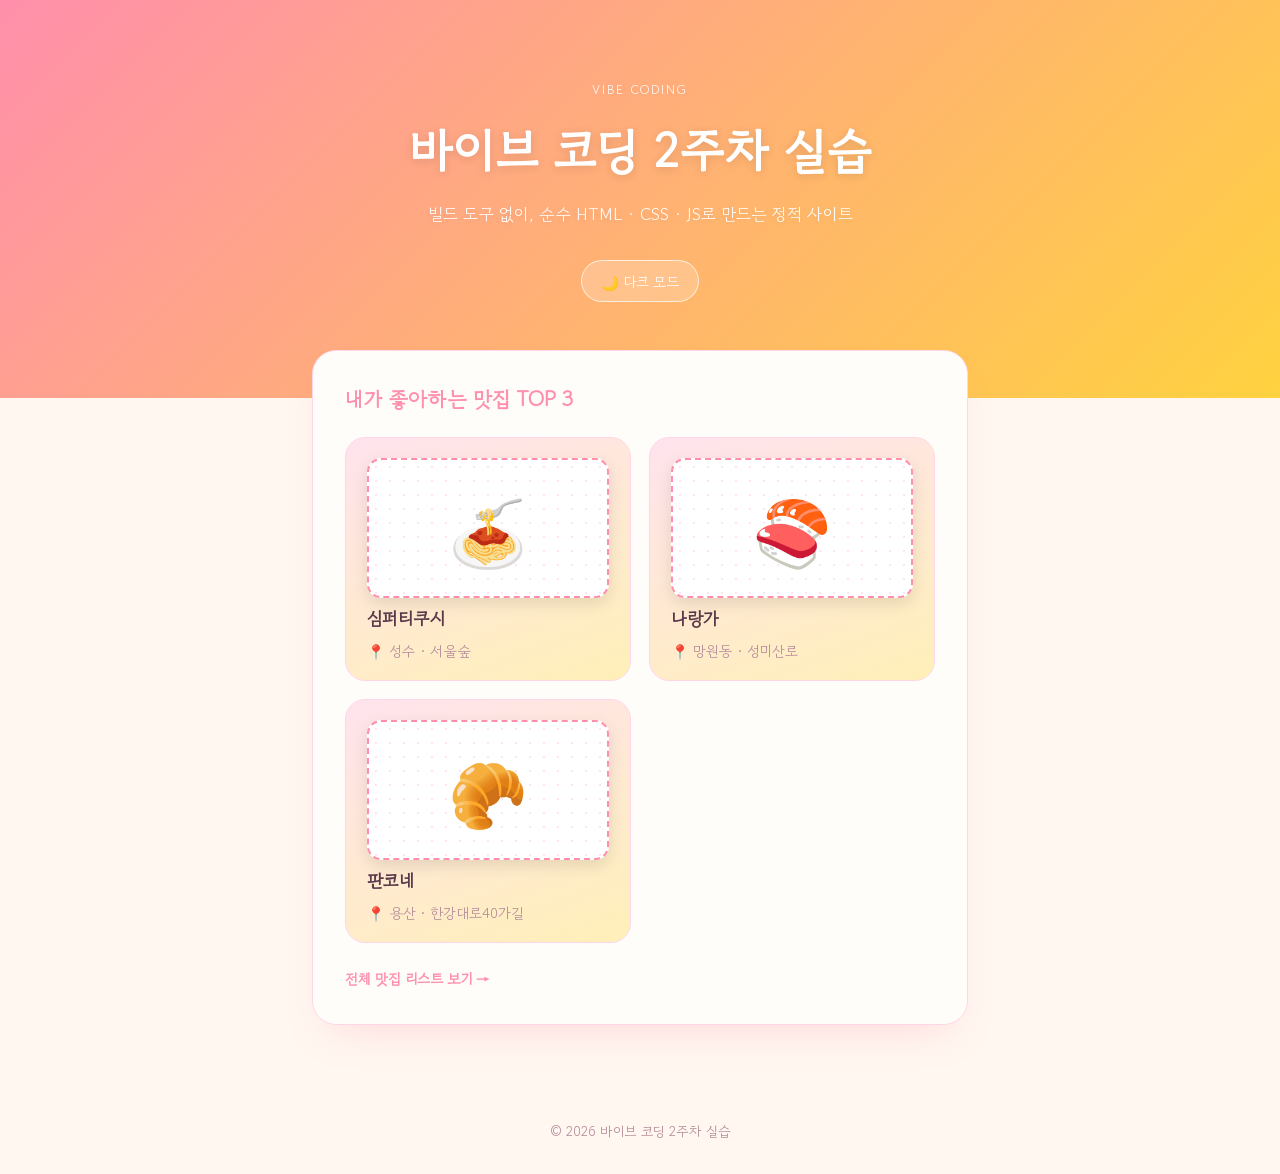
<file: index.html>
<!DOCTYPE html>
<html lang="ko">
<head>
  <meta charset="UTF-8">
  <meta name="viewport" content="width=device-width, initial-scale=1.0">
  <title>바이브 코딩 2주차 실습</title>
  <link rel="stylesheet" href="css/style.css">
</head>
<body>
  <header class="hero">
    <div class="hero-inner">
      <p class="eyebrow">Vibe Coding</p>
      <h1>바이브 코딩 2주차 실습</h1>
      <p class="subtitle">빌드 도구 없이, 순수 HTML · CSS · JS로 만드는 정적 사이트</p>
      <button id="theme-toggle" class="theme-toggle" type="button" aria-label="테마 전환">🌙 다크 모드</button>
    </div>
  </header>

  <main>
    <section class="restaurants">
      <h2>내가 좋아하는 맛집 TOP 3</h2>
      <ul class="restaurant-grid">
        <li class="restaurant-card">
          <div class="restaurant-image" aria-hidden="true">🍝</div>
          <span class="restaurant-name">심퍼티쿠시</span>
          <span class="restaurant-location">📍 성수 · 서울숲</span>
        </li>
        <li class="restaurant-card">
          <div class="restaurant-image" aria-hidden="true">🍣</div>
          <span class="restaurant-name">나랑가</span>
          <span class="restaurant-location">📍 망원동 · 성미산로</span>
        </li>
        <li class="restaurant-card">
          <div class="restaurant-image" aria-hidden="true">🥐</div>
          <span class="restaurant-name">판코네</span>
          <span class="restaurant-location">📍 용산 · 한강대로40가길</span>
        </li>
      </ul>
      <a class="back-link" href="restaurants.html">전체 맛집 리스트 보기 →</a>
    </section>
  </main>

  <footer>
    <p>&copy; 2026 바이브 코딩 2주차 실습</p>
  </footer>

  <script src="js/main.js"></script>
</body>
</html>
</file>
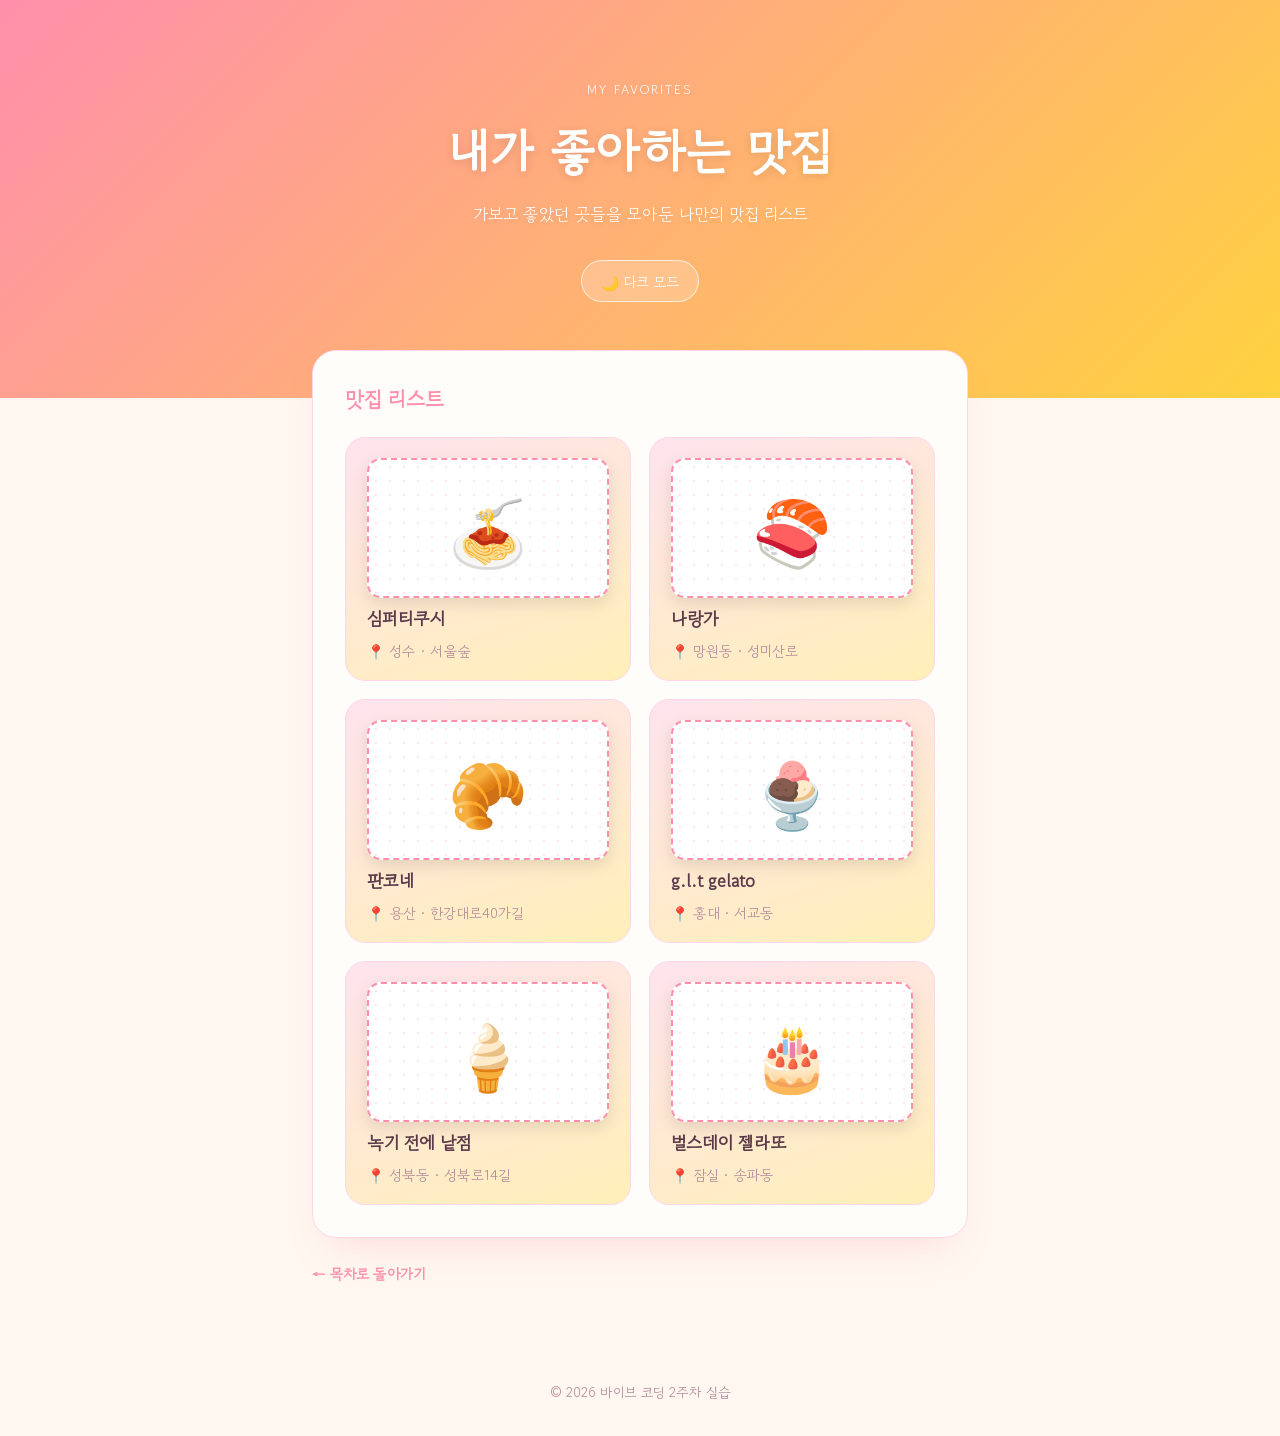
<file: restaurants.html>
<!DOCTYPE html>
<html lang="ko">
<head>
  <meta charset="UTF-8">
  <meta name="viewport" content="width=device-width, initial-scale=1.0">
  <title>내가 좋아하는 맛집</title>
  <link rel="stylesheet" href="css/style.css">
</head>
<body>
  <header class="hero">
    <div class="hero-inner">
      <p class="eyebrow">My Favorites</p>
      <h1>내가 좋아하는 맛집</h1>
      <p class="subtitle">가보고 좋았던 곳들을 모아둔 나만의 맛집 리스트</p>
      <button id="theme-toggle" class="theme-toggle" type="button" aria-label="테마 전환">🌙 다크 모드</button>
    </div>
  </header>

  <main>
    <section class="restaurants">
      <h2>맛집 리스트</h2>
      <ul class="restaurant-grid">
        <li class="restaurant-card">
          <div class="restaurant-image" aria-hidden="true">🍝</div>
          <span class="restaurant-name">심퍼티쿠시</span>
          <span class="restaurant-location">📍 성수 · 서울숲</span>
        </li>
        <li class="restaurant-card">
          <div class="restaurant-image" aria-hidden="true">🍣</div>
          <span class="restaurant-name">나랑가</span>
          <span class="restaurant-location">📍 망원동 · 성미산로</span>
        </li>
        <li class="restaurant-card">
          <div class="restaurant-image" aria-hidden="true">🥐</div>
          <span class="restaurant-name">판코네</span>
          <span class="restaurant-location">📍 용산 · 한강대로40가길</span>
        </li>
        <li class="restaurant-card">
          <div class="restaurant-image" aria-hidden="true">🍨</div>
          <span class="restaurant-name">g.l.t gelato</span>
          <span class="restaurant-location">📍 홍대 · 서교동</span>
        </li>
        <li class="restaurant-card">
          <div class="restaurant-image" aria-hidden="true">🍦</div>
          <span class="restaurant-name">녹기 전에 낱점</span>
          <span class="restaurant-location">📍 성북동 · 성북로14길</span>
        </li>
        <li class="restaurant-card">
          <div class="restaurant-image" aria-hidden="true">🎂</div>
          <span class="restaurant-name">벌스데이 젤라또</span>
          <span class="restaurant-location">📍 잠실 · 송파동</span>
        </li>
      </ul>
    </section>

    <a class="back-link" href="index.html">← 목차로 돌아가기</a>
  </main>

  <footer>
    <p>&copy; 2026 바이브 코딩 2주차 실습</p>
  </footer>

  <script src="js/main.js"></script>
</body>
</html>
</file>
<file: css/style.css>
@import url('https://fonts.googleapis.com/css2?family=Gowun+Dodum&display=swap');

:root {
  --bg: #fff7f0;
  --text: #5b3a4a;
  --muted: #b48a9a;
  --card-bg: #fffdfa;
  --border: #ffd6e8;
  --accent: #ff8fab;
  --accent-2: #ffd23f;
  --accent-soft: #fff0b8;
  --pink-soft: #ffe3ee;
}

:root[data-theme="dark"] {
  --bg: #2b1f2a;
  --text: #ffe9f2;
  --muted: #d9aec2;
  --card-bg: #3a2b3a;
  --border: #5c3f52;
  --accent: #ff9ecf;
  --accent-2: #ffd23f;
  --accent-soft: #4a3a2a;
  --pink-soft: #4a2f42;
}

* {
  box-sizing: border-box;
  margin: 0;
  padding: 0;
}

body {
  font-family: "Gowun Dodum", system-ui, -apple-system, "Segoe UI", sans-serif;
  line-height: 1.6;
  color: var(--text);
  background: var(--bg);
  transition: background 0.2s ease, color 0.2s ease;
}

/* 히어로 영역 */
.hero {
  background: linear-gradient(135deg, var(--accent) 0%, var(--accent-2) 100%);
  padding: 5rem 2rem 6rem;
  color: #fff;
  text-align: center;
  text-shadow: 0 2px 10px rgba(0, 0, 0, 0.12);
}

.hero-inner {
  max-width: 640px;
  margin: 0 auto;
}

.eyebrow {
  text-transform: uppercase;
  letter-spacing: 0.15em;
  font-size: 0.8rem;
  opacity: 0.9;
  margin-bottom: 0.75rem;
}

.hero h1 {
  font-size: clamp(2rem, 5vw, 3rem);
  font-weight: 800;
  margin-bottom: 0.75rem;
}

.subtitle {
  font-size: 1.05rem;
  opacity: 0.95;
  margin-bottom: 2rem;
}

.theme-toggle {
  border: 1px solid rgba(255, 255, 255, 0.7);
  background: rgba(255, 255, 255, 0.2);
  color: #fff;
  padding: 0.6rem 1.2rem;
  border-radius: 999px;
  font-size: 0.9rem;
  font-family: inherit;
  cursor: pointer;
  transition: background 0.2s ease, transform 0.15s ease;
}

.theme-toggle:hover {
  background: rgba(255, 255, 255, 0.35);
  transform: translateY(-1px) scale(1.03);
}

/* 본문 */
main {
  max-width: 720px;
  margin: -3rem auto 0;
  padding: 0 2rem 4rem;
}

.restaurants {
  background: var(--card-bg);
  border: 1px solid var(--border);
  border-radius: 24px;
  padding: 2rem;
  box-shadow: 0 20px 40px -20px rgba(255, 143, 171, 0.35);
}

.restaurants h2 {
  font-size: 1.3rem;
  margin-bottom: 1.25rem;
  color: var(--accent);
}

/* 맛집 리스트 */
.restaurant-grid {
  list-style: none;
  display: grid;
  grid-template-columns: repeat(auto-fill, minmax(220px, 1fr));
  gap: 1.1rem;
}

.restaurant-card {
  position: relative;
  display: flex;
  flex-direction: column;
  gap: 0.4rem;
  padding: 1.3rem 1.3rem 1.1rem;
  background: linear-gradient(160deg, var(--pink-soft) 0%, var(--accent-soft) 100%);
  border: 1px solid var(--border);
  border-radius: 20px;
  transition: border-color 0.2s ease, transform 0.2s ease, box-shadow 0.2s ease;
}

.restaurant-image {
  width: 100%;
  height: 140px;
  display: flex;
  align-items: center;
  justify-content: center;
  font-size: 4rem;
  border-radius: 14px;
  background-color: #fff;
  background-image: radial-gradient(var(--pink-soft) 1.5px, transparent 1.5px);
  background-size: 14px 14px;
  border: 2px dashed var(--accent);
  filter: drop-shadow(0 6px 8px rgba(0, 0, 0, 0.1));
  transition: transform 0.25s ease;
}

.restaurant-card:hover {
  border-color: var(--accent);
  transform: translateY(-4px) rotate(-1deg);
  box-shadow: 0 16px 28px -16px rgba(255, 143, 171, 0.5);
}

.restaurant-card:hover .restaurant-image {
  transform: scale(1.08) rotate(4deg);
}

.restaurant-name {
  font-weight: 700;
  font-size: 1.1rem;
  color: var(--text);
}

.restaurant-location {
  color: var(--muted);
  font-size: 0.9rem;
}

.back-link {
  display: inline-block;
  margin-top: 1.5rem;
  color: var(--accent);
  text-decoration: none;
  font-size: 0.9rem;
  font-weight: 700;
}

.back-link:hover {
  text-decoration: underline;
}

/* 푸터 */
footer {
  text-align: center;
  padding: 2rem;
  color: var(--muted);
  font-size: 0.85rem;
}
</file>
